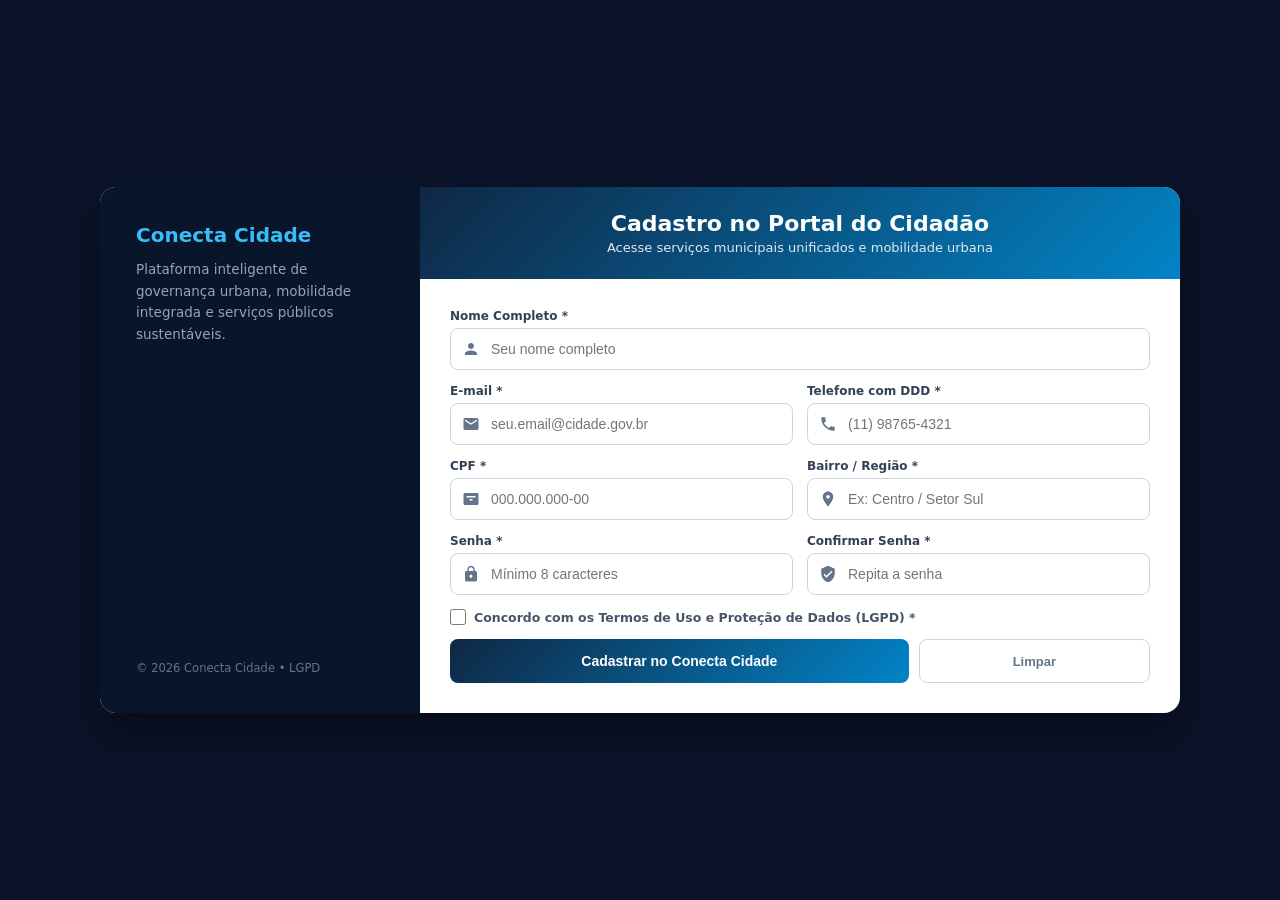
<file: desafios/Trabalho Html/index.html>
<!DOCTYPE html>
<html lang="pt-BR">
<head>
  <meta charset="UTF-8"><meta name="viewport" content="width=device-width, initial-scale=1.0">
  <title>Portal Cidade Inteligente - Cadastro</title>
  <style>
    * { margin: 0; padding: 0; box-sizing: border-box; }
    body { font-family: system-ui, -apple-system, sans-serif; background: #0b1329; color: #1e293b; min-height: 100vh; display: flex; align-items: center; justify-content: center; padding: 16px; }
    .container { width: 100%; max-width: 580px; background: #fff; border-radius: 16px; box-shadow: 0 20px 40px rgba(0,0,0,0.35); overflow: hidden; display: flex; flex-direction: column; }
    .sidebar { display: none; }
    .header { background: linear-gradient(135deg, #0f2744, #0284c7); color: #fff; padding: 24px; text-align: center; }
    .header h1 { font-size: 22px; margin-bottom: 4px; }
    .header p { font-size: 13px; color: #e2e8f0; }
    form, .row { display: flex; flex-direction: column; gap: 14px; }
    form { padding: 24px; }
    .col { flex: 1; display: flex; flex-direction: column; gap: 5px; }
    label { font-size: 12px; font-weight: 700; color: #334155; }
    .input-group { position: relative; display: flex; align-items: center; }
    .input-group .icon { position: absolute; left: 12px; color: #64748b; display: flex; pointer-events: none; transition: 0.3s; }
    .input-group svg { width: 18px; height: 18px; fill: currentColor; }
    .input-group input { width: 100%; height: 42px; padding: 0 12px 0 40px; border: 1.5px solid #cbd5e1; border-radius: 8px; font-size: 14px; outline: none; transition: 0.3s; }
    .input-group input:hover { border-color: #94a3b8; }
    .input-group input:focus { border-color: #0284c7; box-shadow: 0 0 0 3px rgba(2,132,199,0.2); }
    .input-group:focus-within .icon { color: #0284c7; }
    .terms { font-size: 12.5px; color: #475569; display: flex; align-items: center; gap: 8px; cursor: pointer; }
    .terms input { width: 16px; height: 16px; accent-color: #0284c7; }
    .btns { display: flex; gap: 10px; }
    .btn { flex: 2; height: 44px; background: linear-gradient(135deg, #0f2744, #0284c7); color: #fff; border: none; border-radius: 8px; font-size: 14px; font-weight: 700; cursor: pointer; transition: 0.3s; }
    .btn:hover { opacity: 0.95; transform: translateY(-1px); box-shadow: 0 6px 18px rgba(2,132,199,0.35); }
    .btn-reset { flex: 1; height: 44px; background: transparent; border: 1.5px solid #cbd5e1; border-radius: 8px; font-size: 13px; font-weight: 600; color: #64748b; cursor: pointer; transition: 0.3s; }
    .btn-reset:hover { background: #f1f5f9; color: #334155; }
    @media (min-width: 768px) { .row { flex-direction: row; } form { padding: 30px; } }
    @media (min-width: 1024px) {
      .container { max-width: 1080px; flex-direction: row; }
      .sidebar { display: flex; flex: 0 0 320px; background: #09152b; color: #f8fafc; padding: 36px; flex-direction: column; justify-content: space-between; }
      .sidebar h2 { font-size: 20px; color: #38bdf8; margin-bottom: 12px; }
      .sidebar p { font-size: 13.5px; line-height: 1.6; color: #94a3b8; }
      .form-area { flex: 1; }
    }
  </style>
</head>
<body>
  <main class="container">
    <aside class="sidebar">
      <div><h2>Conecta Cidade</h2><p>Plataforma inteligente de governança urbana, mobilidade integrada e serviços públicos sustentáveis.</p></div>
      <p style="font-size:11.5px;color:#64748b;">© 2026 Conecta Cidade • LGPD</p>
    </aside>
    <div class="form-area">
      <header class="header"><h1>Cadastro no Portal do Cidadão</h1><p>Acesse serviços municipais unificados e mobilidade urbana</p></header>
      <form action="#" method="POST">
        <div class="row">
          <div class="col">
            <label for="nome">Nome Completo *</label>
            <div class="input-group"><span class="icon"><svg viewBox="0 0 24 24"><path d="M12 12c2.21 0 4-1.79 4-4s-1.79-4-4-4-4 1.79-4 4 1.79 4 4 4zm0 2c-2.67 0-8 1.34-8 4v2h16v-2c0-2.66-5.33-4-8-4z"/></svg></span><input type="text" id="nome" name="nome" placeholder="Seu nome completo" required autocomplete="name"></div>
          </div>
        </div>
        <div class="row">
          <div class="col">
            <label for="email">E-mail *</label>
            <div class="input-group"><span class="icon"><svg viewBox="0 0 24 24"><path d="M20 4H4c-1.1 0-2 .9-2 2v12c0 1.1.9 2 2 2h16c1.1 0 2-.9 2-2V6c0-1.1-.9-2-2-2zm0 4-8 5-8-5V6l8 5 8-5v2z"/></svg></span><input type="email" id="email" name="email" placeholder="seu.email@cidade.gov.br" required autocomplete="email"></div>
          </div>
          <div class="col">
            <label for="telefone">Telefone com DDD *</label>
            <div class="input-group"><span class="icon"><svg viewBox="0 0 24 24"><path d="M6.62 10.79c1.44 2.83 3.76 5.14 6.59 6.59l2.2-2.2c.27-.27.67-.36 1.02-.24 1.12.37 2.33.57 3.57.57.55 0 1 .45 1 1V20c0 .55-.45 1-1 1-9.39 0-17-7.61-17-17 0-.55.45-1 1-1h3.5c.55 0 1 .45 1 1 0 1.25.2 2.45.57 3.57.11.35.03.74-.25 1.02l-2.2 2.2z"/></svg></span><input type="tel" id="telefone" name="telefone" placeholder="(11) 98765-4321" required pattern="^\(?\d{2}\)?\s?\d{4,5}-?\d{4}$" autocomplete="tel"></div>
          </div>
        </div>
        <div class="row">
          <div class="col">
            <label for="cpf">CPF *</label>
            <div class="input-group"><span class="icon"><svg viewBox="0 0 24 24"><path d="M20 4H4c-1.11 0-2 .89-2 2v12c0 1.11.89 2 2 2h16c1.11 0 2-.89 2-2V6c0-1.11-.89-2-2-2zm-6 10h-4v-2h4v2zm4-4H6V8h12v2z"/></svg></span><input type="text" id="cpf" name="cpf" placeholder="000.000.000-00" required pattern="^\d{3}\.?\d{3}\.?\d{3}-?\d{2}$"></div>
          </div>
          <div class="col">
            <label for="bairro">Bairro / Região *</label>
            <div class="input-group"><span class="icon"><svg viewBox="0 0 24 24"><path d="M12 2C8.13 2 5 5.13 5 9c0 5.25 7 13 7 13s7-7.75 7-13c0-3.87-3.13-7-7-7zm0 9.5c-1.38 0-2.5-1.12-2.5-2.5s1.12-2.5 2.5-2.5 2.5 1.12 2.5 2.5-1.12 2.5-2.5 2.5z"/></svg></span><input type="text" id="bairro" name="bairro" placeholder="Ex: Centro / Setor Sul" required></div>
          </div>
        </div>
        <div class="row">
          <div class="col">
            <label for="senha">Senha *</label>
            <div class="input-group"><span class="icon"><svg viewBox="0 0 24 24"><path d="M18 8h-1V6c0-2.76-2.24-5-5-5S7 3.24 7 6v2H6c-1.1 0-2 .9-2 2v10c0 1.1.9 2 2 2h12c1.1 0 2-.9 2-2V10c0-1.1-.9-2-2-2zm-6 9c-1.1 0-2-.9-2-2s.9-2 2-2 2 .9 2 2-.9 2-2 2zm3.1-9H8.9V6c0-1.71 1.39-3.1 3.1-3.1 1.71 0 3.1 1.39 3.1 3.1v2z"/></svg></span><input type="password" id="senha" name="senha" placeholder="Mínimo 8 caracteres" minlength="8" required autocomplete="new-password"></div>
          </div>
          <div class="col">
            <label for="confirmar">Confirmar Senha *</label>
            <div class="input-group"><span class="icon"><svg viewBox="0 0 24 24"><path d="M12 1L3 5v6c0 5.55 3.84 10.74 9 12 5.16-1.26 9-6.45 9-12V5l-9-4zm-2 16-4-4 1.41-1.41L10 14.17l6.59-6.59L18 9l-8 8z"/></svg></span><input type="password" id="confirmar" name="confirmar" placeholder="Repita a senha" minlength="8" required autocomplete="new-password"></div>
          </div>
        </div>
        <label class="terms"><input type="checkbox" required> Concordo com os Termos de Uso e Proteção de Dados (LGPD) *</label>
        <div class="btns">
          <button type="submit" class="btn">Cadastrar no Conecta Cidade</button>
          <button type="reset" class="btn-reset">Limpar</button>
        </div>
      </form>
    </div>
  </main>
</body>
</html>
</file>
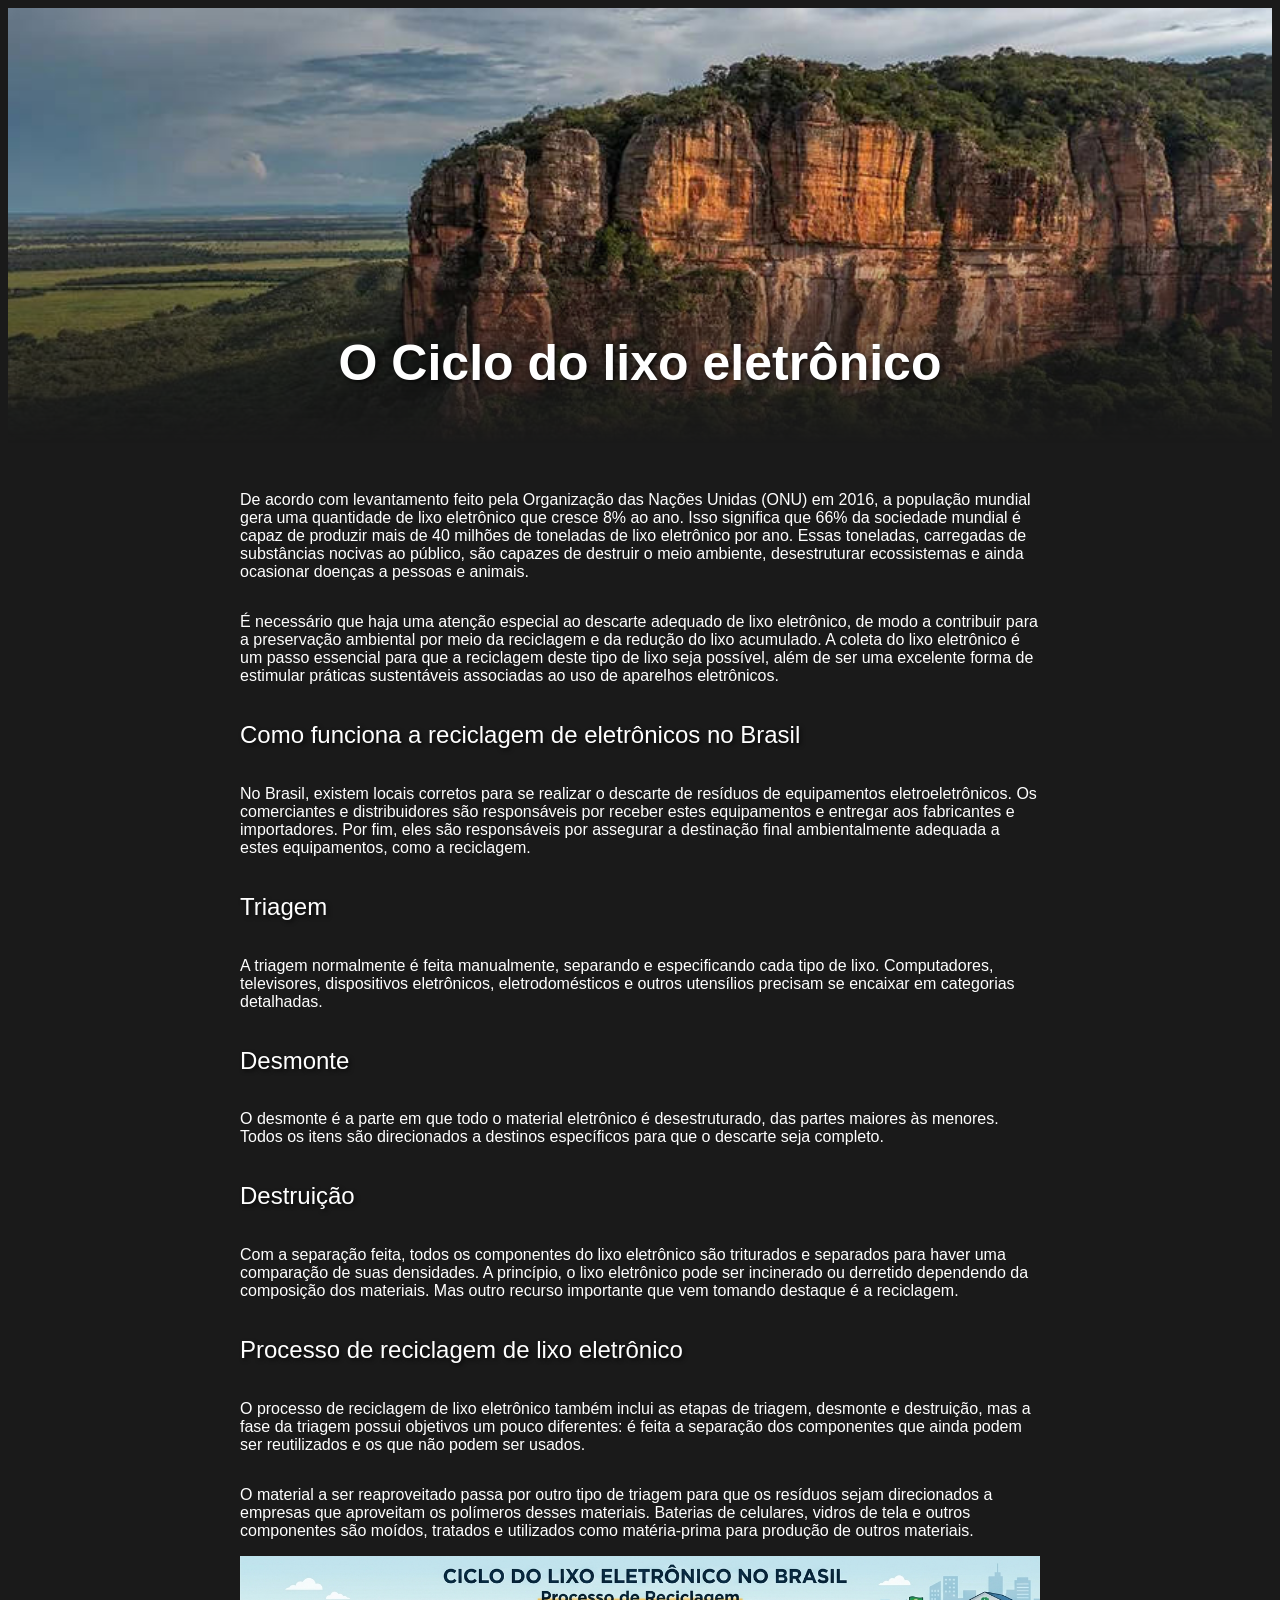
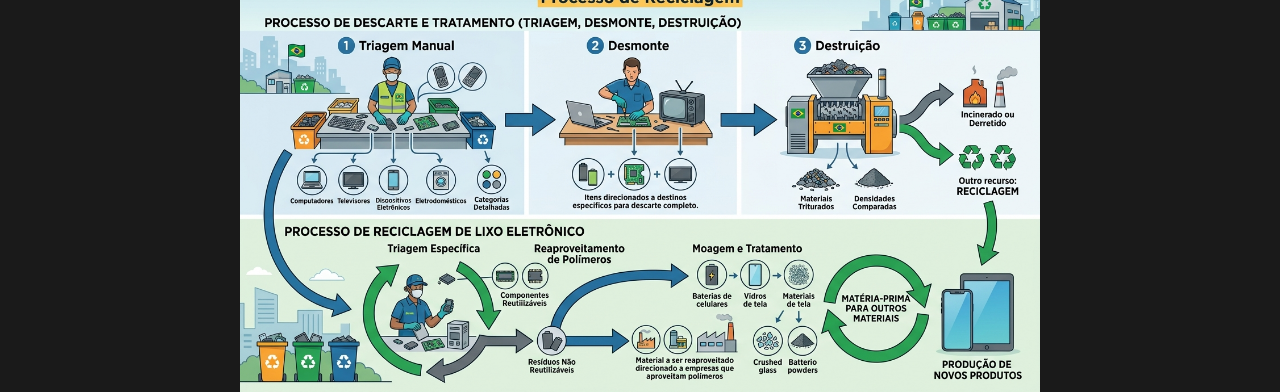
<file: desafios/exercicio_grupo5/ex001-cloves/index.html>
<!DOCTYPE html>
<html lang="pt-br">
<head>
    <meta charset="UTF-8">
    <meta name="viewport" content="width=device-width, initial-scale=1.0">
    <title>Ciclo-do-Lixo-Eletronico</title>
     <link rel="stylesheet" href="style.css">
     <link rel="shortcut icon" href="https://fav.farm/%E2%99%BB%EF%B8%8F" type="image/x-icon">
<body>
    <img src="images/cerrado.jpeg" class="img-floresta" placeholder="img-floresta">
<div class="pagina">
    
    <div class="conteudo">
        <h1 class="titulo-principal">O Ciclo do lixo eletrônico</h1>
    <p>De acordo com levantamento feito pela Organização das Nações Unidas (ONU) em 2016, a população mundial gera uma quantidade de lixo eletrônico que cresce 8% ao ano. Isso significa que 66% da sociedade mundial é capaz de produzir mais de 40 milhões de toneladas de lixo eletrônico por ano. Essas toneladas, carregadas de substâncias nocivas ao público, são capazes de destruir o meio ambiente, desestruturar ecossistemas e ainda ocasionar doenças a pessoas e animais.</p>

    <p>É necessário que haja uma atenção especial ao descarte adequado de lixo eletrônico, de modo a contribuir para a preservação ambiental por meio da reciclagem e da redução do lixo acumulado. A coleta do lixo eletrônico é um passo essencial para que a reciclagem deste tipo de lixo seja possível, além de ser uma excelente forma de estimular práticas sustentáveis associadas ao uso de aparelhos eletrônicos.</p>

    <h2>Como funciona a reciclagem de eletrônicos no Brasil</h2>
    <p>No Brasil, existem locais corretos para se realizar o descarte de resíduos de equipamentos eletroeletrônicos. Os comerciantes e distribuidores são responsáveis por receber estes equipamentos e entregar aos fabricantes e importadores. Por fim,  eles são responsáveis por assegurar a destinação final ambientalmente adequada a estes equipamentos, como a reciclagem.</p>

    <h2>Triagem</h2>
    <p>A triagem normalmente é feita manualmente, separando e especificando cada tipo de lixo. Computadores, televisores, dispositivos eletrônicos, eletrodomésticos e outros utensílios precisam se encaixar em categorias detalhadas.</p>

    <h2>Desmonte</h2>
    <p>O desmonte é a parte em que todo o material eletrônico é desestruturado, das partes maiores às menores. Todos os itens são direcionados a destinos específicos para que o descarte seja completo.</p>

    <h2>Destruição</h2>
    <p>Com a separação feita, todos os componentes do lixo eletrônico são triturados e separados para haver uma comparação de suas densidades. A princípio, o lixo eletrônico pode ser incinerado ou derretido dependendo da composição dos materiais. Mas outro recurso importante que vem tomando destaque é a reciclagem.</p>

    <h2>Processo de reciclagem de lixo eletrônico</h2>
    <p>O processo de reciclagem de lixo eletrônico também inclui as etapas de triagem, desmonte e destruição, mas a fase da triagem possui objetivos um pouco diferentes: é feita a separação dos componentes que ainda podem ser reutilizados e os que não podem ser usados.</p>
    <p>O material a ser reaproveitado passa por outro tipo de triagem para que os resíduos sejam direcionados a empresas que aproveitam os polímeros desses materiais. Baterias de celulares, vidros de tela e outros componentes são moídos, tratados e utilizados como matéria-prima para produção de outros materiais.</p>
    <img src="images/ciclo-do-lixo.jpg" class="img-ciclo" placeholder="img-ciclo">
    </div>
</div>

</body>
</html>
</file>
<file: desafios/exercicio_grupo5/ex001-cloves/style.css>
body {
    background-color: #1A1A1A;
}

h1 {
    font-family: Arial, Helvetica, sans-serif;
    color: #ffffff;
    text-align: center;
    font-size: 50px;
    padding: 50px;
    text-shadow: 2px 2px 4px rgba(0, 0, 0, 0.7);
}
h2 {
    font-family: Arial, Helvetica, sans-serif;
    color: #ffffff;
    font-weight: 500;
    text-shadow: 2px 2px 4px rgba(0, 0, 0, 0.7);
}
p {
    font-family: Arial, Helvetica, sans-serif;
    color: #ffffff;
}
.img-floresta{
    position: relative;
    width: 100%;
    border: 0;
    outline: 0;
    -webkit-mask-image: linear-gradient(to bottom, black 50%, transparent 100%);
  mask-image: linear-gradient(to bottom, black 50%, transparent 100%);
}
.pagina{
    position: absolute;
  top: 50%;
  left: 50%;
  transform: translate(-50%, -50%);
    display:flex;
    width: 100%;
    height: 100%;
    justify-content: center;
    margin-top: 250px;
    
    
}
.conteudo {
    display: flex;
    flex-direction: column;
    height: auto;
    width: 800px;
}
.img-ciclo{
    position:relative;
    margin-bottom: 50px;
}


@media (max-width: 768px) {
  
    .conteudo {
        width: 100%;
        max-width: 100%;
        padding: 0;
    }

    .img-floresta,
    .img-ciclo {
        width: 100%;
        max-width: 100%;
        height: auto;
    }

    h1 {
        font-size: 30px;
        padding: 20px;
        word-wrap: break-word;
    }

    h2 {
        font-size: 20px;
    }

    p {
        font-size: 15px;
        line-height: 1.5;
    }
}
</file>
